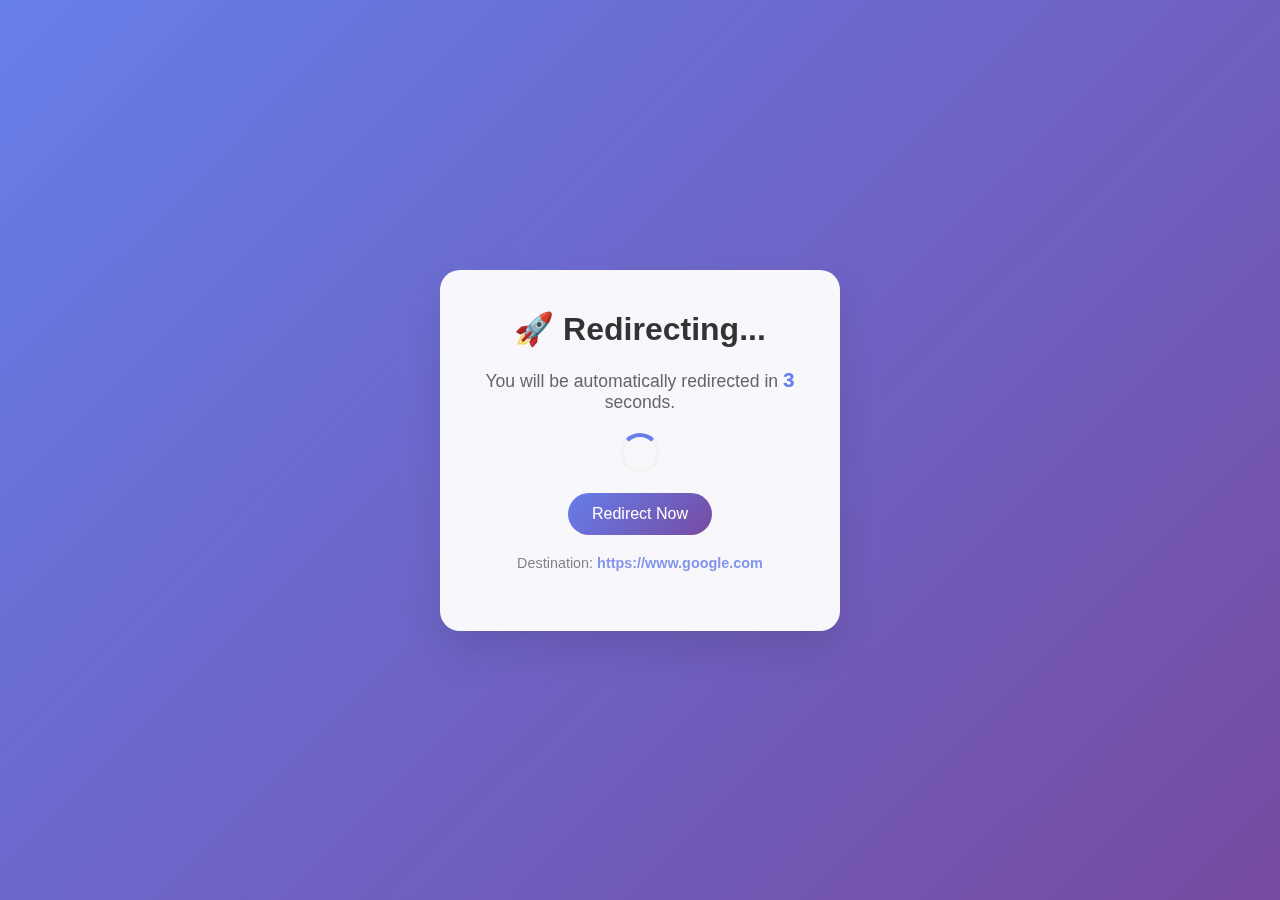
<file: index.html>
<!DOCTYPE html>
<html lang="en">
<head>
    <meta charset="UTF-8">
    <meta name="viewport" content="width=device-width, initial-scale=1.0">
    <title>Auto Redirect SPA</title>
    <link rel="stylesheet" href="styles.css">
    <!-- Start VWO Async SmartCode -->
<link rel="preconnect" href="https://dev.visualwebsiteoptimizer.com" />
<script type='text/javascript' id='vwoCode'>
window._vwo_code || (function() {
var account_id=1096936,
version=2.1,
settings_tolerance=2000,
hide_element='body',
hide_element_style = 'opacity:0 !important;filter:alpha(opacity=0) !important;background:none !important;transition:none !important;',
/* DO NOT EDIT BELOW THIS LINE */
f=false,w=window,d=document,v=d.querySelector('#vwoCode'),cK='_vwo_'+account_id+'_settings',cc={};try{var c=JSON.parse(localStorage.getItem('_vwo_'+account_id+'_config'));cc=c&&typeof c==='object'?c:{}}catch(e){}var stT=cc.stT==='session'?w.sessionStorage:w.localStorage;code={nonce:v&&v.nonce,library_tolerance:function(){return typeof library_tolerance!=='undefined'?library_tolerance:undefined},settings_tolerance:function(){return cc.sT||settings_tolerance},hide_element_style:function(){return'{'+(cc.hES||hide_element_style)+'}'},hide_element:function(){if(performance.getEntriesByName('first-contentful-paint')[0]){return''}return typeof cc.hE==='string'?cc.hE:hide_element},getVersion:function(){return version},finish:function(e){if(!f){f=true;var t=d.getElementById('_vis_opt_path_hides');if(t)t.parentNode.removeChild(t);if(e)(new Image).src='https://dev.visualwebsiteoptimizer.com/ee.gif?a='+account_id+e}},finished:function(){return f},addScript:function(e){var t=d.createElement('script');t.type='text/javascript';if(e.src){t.src=e.src}else{t.text=e.text}v&&t.setAttribute('nonce',v.nonce);d.getElementsByTagName('head')[0].appendChild(t)},load:function(e,t){var n=this.getSettings(),i=d.createElement('script'),r=this;t=t||{};if(n){i.textContent=n;d.getElementsByTagName('head')[0].appendChild(i);if(!w.VWO||VWO.caE){stT.removeItem(cK);r.load(e)}}else{var o=new XMLHttpRequest;o.open('GET',e,true);o.withCredentials=!t.dSC;o.responseType=t.responseType||'text';o.onload=function(){if(t.onloadCb){return t.onloadCb(o,e)}if(o.status===200||o.status===304){_vwo_code.addScript({text:o.responseText})}else{_vwo_code.finish('&e=loading_failure:'+e)}};o.onerror=function(){if(t.onerrorCb){return t.onerrorCb(e)}_vwo_code.finish('&e=loading_failure:'+e)};o.send()}},getSettings:function(){try{var e=stT.getItem(cK);if(!e){return}e=JSON.parse(e);if(Date.now()>e.e){stT.removeItem(cK);return}return e.s}catch(e){return}},init:function(){if(d.URL.indexOf('__vwo_disable__')>-1)return;var e=this.settings_tolerance();w._vwo_settings_timer=setTimeout(function(){_vwo_code.finish();stT.removeItem(cK)},e);var t;if(this.hide_element()!=='body'){t=d.createElement('style');var n=this.hide_element(),i=n?n+this.hide_element_style():'',r=d.getElementsByTagName('head')[0];t.setAttribute('id','_vis_opt_path_hides');v&&t.setAttribute('nonce',v.nonce);t.setAttribute('type','text/css');if(t.styleSheet)t.styleSheet.cssText=i;else t.appendChild(d.createTextNode(i));r.appendChild(t)}else{t=d.getElementsByTagName('head')[0];var i=d.createElement('div');i.style.cssText='z-index: 2147483647 !important;position: fixed !important;left: 0 !important;top: 0 !important;width: 100% !important;height: 100% !important;background: white !important;display: block !important;';i.setAttribute('id','_vis_opt_path_hides');i.classList.add('_vis_hide_layer');t.parentNode.insertBefore(i,t.nextSibling)}var o=window._vis_opt_url||d.URL,s='https://dev.visualwebsiteoptimizer.com/j.php?a='+account_id+'&u='+encodeURIComponent(o)+'&vn='+version;if(w.location.search.indexOf('_vwo_xhr')!==-1){this.addScript({src:s})}else{this.load(s+'&x=true')}}};w._vwo_code=code;code.init();})();
</script>
<!-- End VWO Async SmartCode -->
</head>
<body>
    <div class="container">
        <div class="redirect-message">
            <h1>🚀 Redirecting...</h1>
            <p>You will be automatically redirected in <span id="countdown">3</span> seconds.</p>
            <div class="spinner"></div>
            <button id="redirect-now" class="redirect-btn">Redirect Now</button>
            <p class="destination">Destination: <span id="destination-url">destination.html</span></p>
        </div>
    </div>

    <script src="app.js"></script>
</body>
</html>
</file>
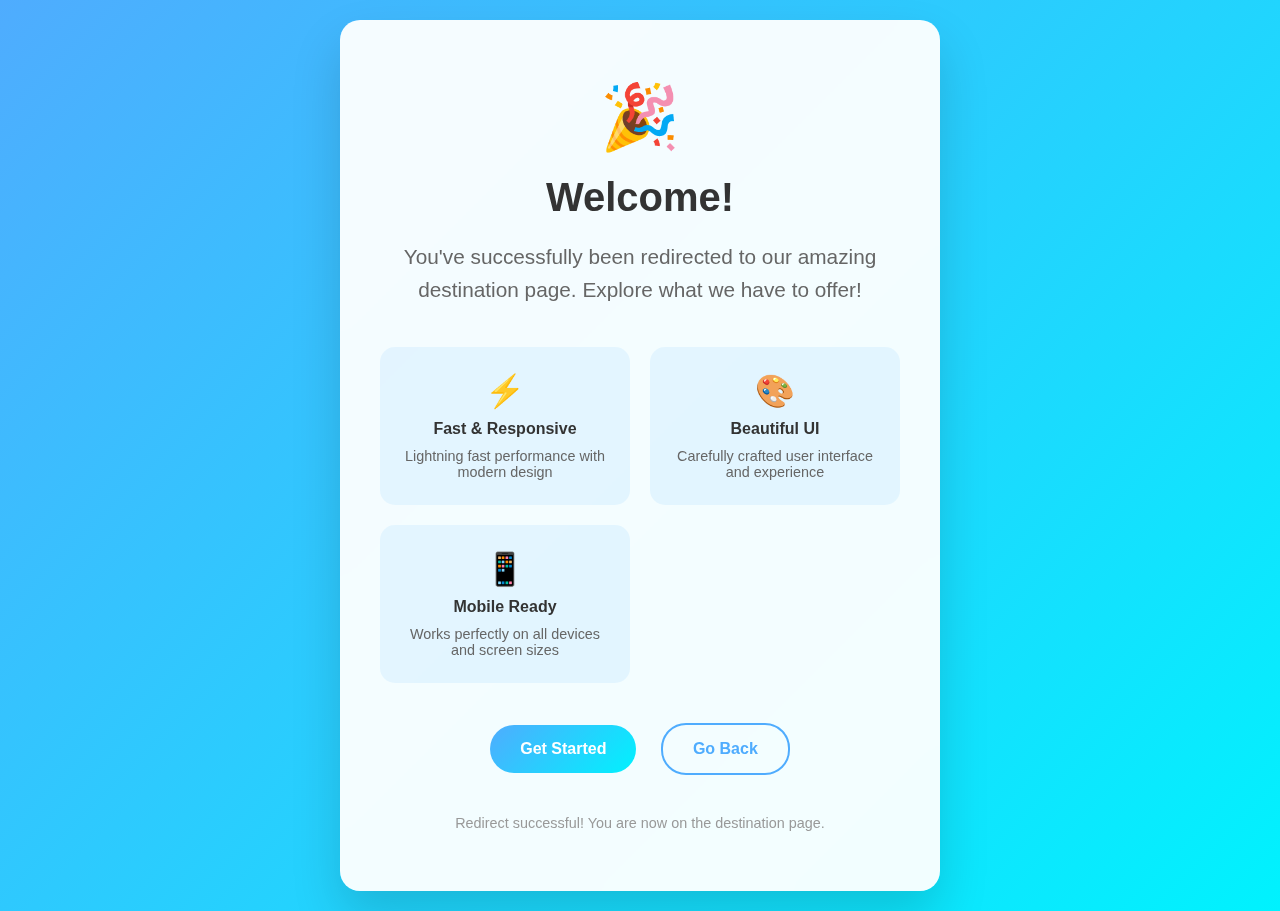
<file: destination.html>
<!DOCTYPE html>
<html lang="en">
<head>
    <meta charset="UTF-8">
    <meta name="viewport" content="width=device-width, initial-scale=1.0">
    <title>Welcome Page</title>
    <style>
        * {
            margin: 0;
            padding: 0;
            box-sizing: border-box;
        }

        body {
            font-family: 'Segoe UI', Tahoma, Geneva, Verdana, sans-serif;
            background: linear-gradient(135deg, #4facfe 0%, #00f2fe 100%);
            min-height: 100vh;
            display: flex;
            align-items: center;
            justify-content: center;
            padding: 20px;
        }

        .welcome-container {
            background: rgba(255, 255, 255, 0.95);
            backdrop-filter: blur(10px);
            border-radius: 20px;
            padding: 60px 40px;
            text-align: center;
            box-shadow: 0 25px 50px rgba(0, 0, 0, 0.15);
            max-width: 600px;
            width: 100%;
            animation: slideInUp 0.8s ease-out;
        }

        @keyframes slideInUp {
            from {
                opacity: 0;
                transform: translateY(50px);
            }
            to {
                opacity: 1;
                transform: translateY(0);
            }
        }

        .success-icon {
            font-size: 4rem;
            margin-bottom: 20px;
            animation: bounce 2s infinite;
        }

        @keyframes bounce {
            0%, 20%, 50%, 80%, 100% {
                transform: translateY(0);
            }
            40% {
                transform: translateY(-10px);
            }
            60% {
                transform: translateY(-5px);
            }
        }

        h1 {
            color: #333;
            margin-bottom: 20px;
            font-size: 2.5rem;
            font-weight: 700;
        }

        .subtitle {
            color: #666;
            font-size: 1.3rem;
            margin-bottom: 30px;
            line-height: 1.6;
        }

        .features {
            display: grid;
            grid-template-columns: repeat(auto-fit, minmax(200px, 1fr));
            gap: 20px;
            margin: 40px 0;
        }

        .feature-card {
            background: rgba(79, 172, 254, 0.1);
            border-radius: 15px;
            padding: 25px 20px;
            transition: transform 0.3s ease;
        }

        .feature-card:hover {
            transform: translateY(-5px);
        }

        .feature-icon {
            font-size: 2rem;
            margin-bottom: 10px;
        }

        .feature-title {
            color: #333;
            font-weight: 600;
            margin-bottom: 10px;
        }

        .feature-desc {
            color: #666;
            font-size: 0.9rem;
        }

        .action-buttons {
            margin-top: 40px;
        }

        .btn {
            display: inline-block;
            padding: 15px 30px;
            margin: 0 10px;
            border: none;
            border-radius: 25px;
            font-size: 1rem;
            font-weight: 600;
            text-decoration: none;
            transition: all 0.3s ease;
            cursor: pointer;
        }

        .btn-primary {
            background: linear-gradient(135deg, #4facfe 0%, #00f2fe 100%);
            color: white;
        }

        .btn-secondary {
            background: transparent;
            color: #4facfe;
            border: 2px solid #4facfe;
        }

        .btn:hover {
            transform: translateY(-2px);
            box-shadow: 0 10px 25px rgba(79, 172, 254, 0.3);
        }

        .footer {
            margin-top: 40px;
            color: #999;
            font-size: 0.9rem;
        }

        @media (max-width: 768px) {
            .welcome-container {
                padding: 40px 20px;
            }
            
            h1 {
                font-size: 2rem;
            }
            
            .subtitle {
                font-size: 1.1rem;
            }
            
            .features {
                grid-template-columns: 1fr;
            }
        }
    </style>
</head>
<body>
    <div class="welcome-container">
        <div class="success-icon">🎉</div>
        <h1>Welcome!</h1>
        <p class="subtitle">You've successfully been redirected to our amazing destination page. Explore what we have to offer!</p>
        
        <div class="features">
            <div class="feature-card">
                <div class="feature-icon">⚡</div>
                <div class="feature-title">Fast & Responsive</div>
                <div class="feature-desc">Lightning fast performance with modern design</div>
            </div>
            <div class="feature-card">
                <div class="feature-icon">🎨</div>
                <div class="feature-title">Beautiful UI</div>
                <div class="feature-desc">Carefully crafted user interface and experience</div>
            </div>
            <div class="feature-card">
                <div class="feature-icon">📱</div>
                <div class="feature-title">Mobile Ready</div>
                <div class="feature-desc">Works perfectly on all devices and screen sizes</div>
            </div>
        </div>

        <div class="action-buttons">
            <a href="#" class="btn btn-primary" onclick="showAlert()">Get Started</a>
            <a href="index.html" class="btn btn-secondary">Go Back</a>
        </div>

        <div class="footer">
            <p>Redirect successful! You are now on the destination page.</p>
        </div>
    </div>

    <script>
        function showAlert() {
            alert('Welcome! This is your custom destination page. You can add any functionality here!');
        }

        // Add some interactive effects
        document.addEventListener('DOMContentLoaded', function() {
            const cards = document.querySelectorAll('.feature-card');
            
            cards.forEach((card, index) => {
                setTimeout(() => {
                    card.style.opacity = '0';
                    card.style.transform = 'translateY(20px)';
                    card.style.transition = 'all 0.6s ease';
                    
                    setTimeout(() => {
                        card.style.opacity = '1';
                        card.style.transform = 'translateY(0)';
                    }, 100);
                }, index * 200);
            });
        });
    </script>
</body>
</html>
</file>
<file: styles.css>
* {
    margin: 0;
    padding: 0;
    box-sizing: border-box;
}

body {
    font-family: 'Segoe UI', Tahoma, Geneva, Verdana, sans-serif;
    background: linear-gradient(135deg, #667eea 0%, #764ba2 100%);
    min-height: 100vh;
    display: flex;
    align-items: center;
    justify-content: center;
}

.container {
    display: flex;
    align-items: center;
    justify-content: center;
    min-height: 100vh;
    padding: 20px;
}

.redirect-message {
    background: rgba(255, 255, 255, 0.95);
    backdrop-filter: blur(10px);
    border-radius: 20px;
    padding: 40px;
    text-align: center;
    box-shadow: 0 20px 40px rgba(0, 0, 0, 0.1);
    max-width: 400px;
    width: 100%;
    animation: fadeInUp 0.6s ease-out;
}

@keyframes fadeInUp {
    from {
        opacity: 0;
        transform: translateY(30px);
    }
    to {
        opacity: 1;
        transform: translateY(0);
    }
}

h1 {
    color: #333;
    margin-bottom: 20px;
    font-size: 2rem;
}

p {
    color: #666;
    margin-bottom: 20px;
    font-size: 1.1rem;
}

#countdown {
    color: #667eea;
    font-weight: bold;
    font-size: 1.3rem;
}

.spinner {
    width: 40px;
    height: 40px;
    border: 4px solid #f3f3f3;
    border-top: 4px solid #667eea;
    border-radius: 50%;
    animation: spin 1s linear infinite;
    margin: 20px auto;
}

@keyframes spin {
    0% { transform: rotate(0deg); }
    100% { transform: rotate(360deg); }
}

.redirect-btn {
    background: linear-gradient(135deg, #667eea 0%, #764ba2 100%);
    color: white;
    border: none;
    padding: 12px 24px;
    border-radius: 25px;
    font-size: 1rem;
    cursor: pointer;
    transition: all 0.3s ease;
    margin-bottom: 20px;
}

.redirect-btn:hover {
    transform: translateY(-2px);
    box-shadow: 0 10px 20px rgba(102, 126, 234, 0.3);
}

.redirect-btn:active {
    transform: translateY(0);
}

.destination {
    font-size: 0.9rem;
    opacity: 0.8;
}

#destination-url {
    color: #667eea;
    font-weight: bold;
    word-break: break-all;
}

@media (max-width: 480px) {
    .redirect-message {
        padding: 30px 20px;
    }
    
    h1 {
        font-size: 1.5rem;
    }
    
    p {
        font-size: 1rem;
    }
}
</file>
